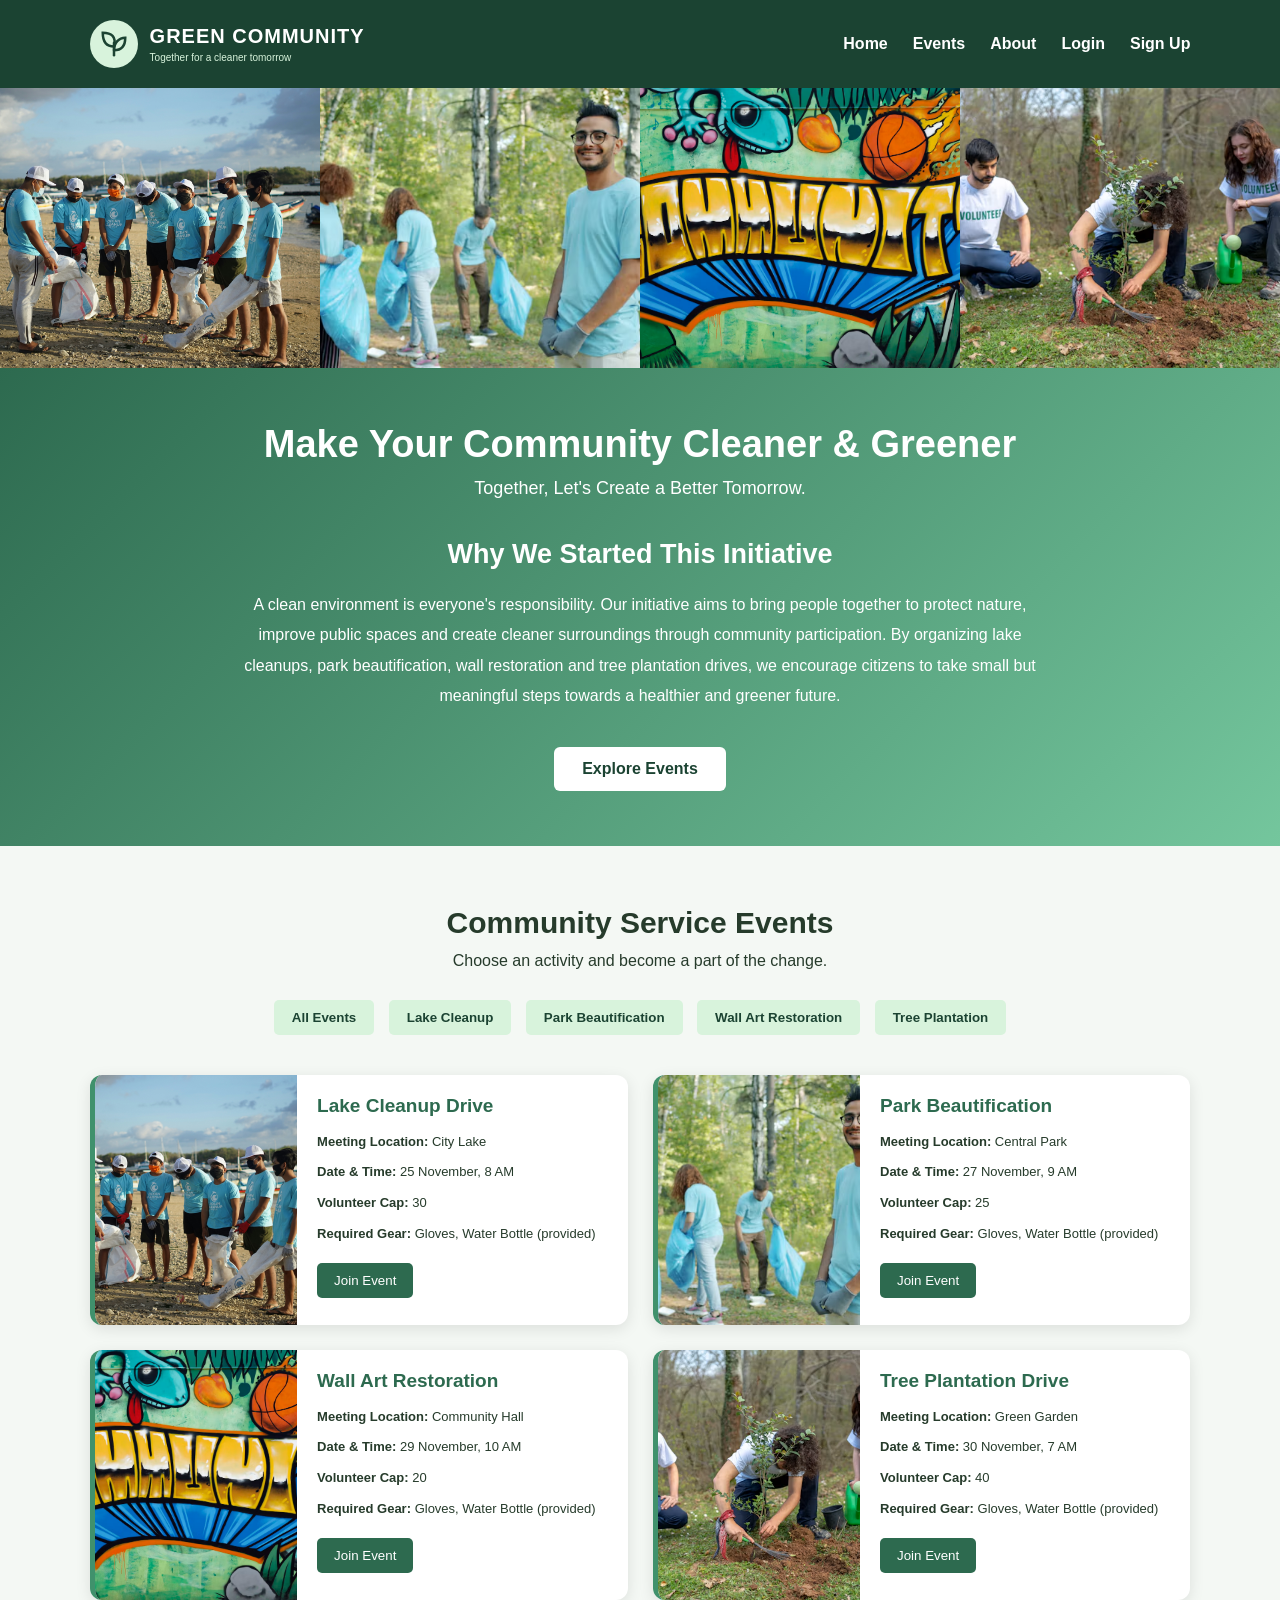
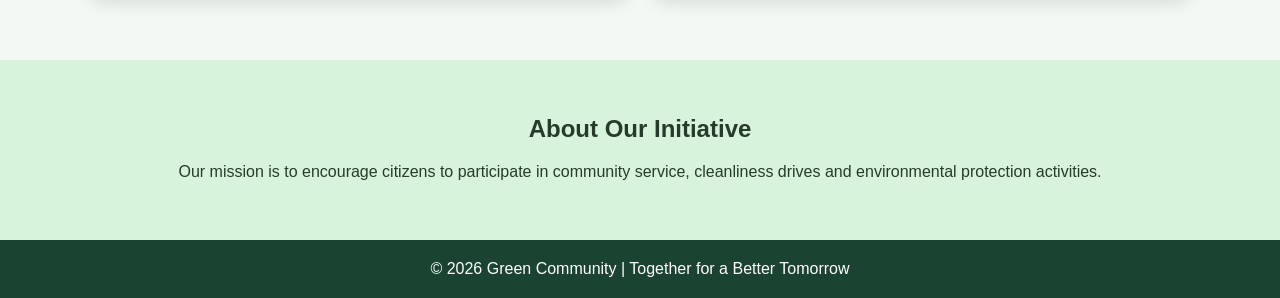
<file: index.html>
<!DOCTYPE html>
<html lang="en">

<head>
    <meta charset="UTF-8">
    <meta name="viewport" content="width=device-width, initial-scale=1.0">

    <title>Green Community</title>

    <link rel="stylesheet" href="style.css">
</head>

<body>

    <!-- Navigation Bar -->

    <header>
        <nav>

            <h2 class="logo">

                <span class="logo-icon">
                    <svg viewBox="0 0 24 24" width="30" height="30"
                         fill="none" stroke="currentColor"
                         stroke-width="2" stroke-linecap="round">
                        <path d="M12 21V11"/>
                        <path d="M12 14C4 14 3 7 3 3c7 0 11 3 9 11"/>
                        <path d="M12 17c0-6 4-10 9-10 0 6-2 10-9 10"/>
                    </svg>
                </span>

                <span class="logo-text">
                    GREEN COMMUNITY
                    <small>Together for a cleaner tomorrow</small>
                </span>

            </h2>

            <ul>
                <li><a href="#home">Home</a></li>
                <li><a href="#events">Events</a></li>
                <li><a href="#about">About</a></li>
                <li><a href="login.html">Login</a></li>
                <li><a href="login.html?mode=signup">Sign Up</a></li>
            </ul>

        </nav>
    </header>


    <!-- Full Width Photo Banner -->

    <section class="photo-banner">

        <img src="Images/lake.jpg" alt="Volunteers cleaning a lake">

        <img src="Images/park.jpg" alt="Volunteers beautifying a park">

        <img src="Images/wall.jpg" alt="Volunteers restoring wall art">

        <img src="Images/trees.jpg" alt="Volunteers planting trees">

    </section>


    <!-- Hero Section -->

    <section class="hero" id="home">

        <h1>Make Your Community Cleaner & Greener</h1>

        <p class="hero-subtitle">
            Together, Let's Create a Better Tomorrow.
        </p>

        <div class="hero-aim">

            <h2>Why We Started This Initiative</h2>

            <p>
                A clean environment is everyone's responsibility.
                Our initiative aims to bring people together to
                protect nature, improve public spaces and create
                cleaner surroundings through community participation.

                By organizing lake cleanups, park beautification,
                wall restoration and tree plantation drives, we
                encourage citizens to take small but meaningful
                steps towards a healthier and greener future.
            </p>

        </div>

        <a href="#events" class="hero-btn">Explore Events</a>

    </section>


    <!-- Events Section -->

    <section class="events" id="events">

        <h1>Community Service Events</h1>

        <p>Choose an activity and become a part of the change.</p>

        <!-- Category Filters -->

        <div class="categories">

            <button onclick="filterEvents('all')">All Events</button>

            <button onclick="filterEvents('lake')">Lake Cleanup</button>

            <button onclick="filterEvents('park')">Park Beautification</button>

            <button onclick="filterEvents('wall')">Wall Art Restoration</button>

            <button onclick="filterEvents('tree')">Tree Plantation</button>

        </div>


        <!-- Event Cards -->

        <div class="event-container">

            <!-- Lake Cleanup -->

            <div class="event-card lake">

                <img src="Images/lake.jpg" alt="Lake Cleanup">

                <div class="event-info">

                    <h2>Lake Cleanup Drive</h2>

                    <p><b>Meeting Location:</b> City Lake</p>

                    <p><b>Date & Time:</b> 25 November, 8 AM</p>

                    <p><b>Volunteer Cap:</b> 30</p>

                    <p><b>Required Gear:</b> Gloves, Water Bottle (provided)</p>

                    <button onclick="joinEvent(this)">Join Event</button>

                </div>

            </div>


            <!-- Park Beautification -->

            <div class="event-card park">

                <img src="Images/park.jpg" alt="Park Beautification">

                <div class="event-info">

                    <h2>Park Beautification</h2>

                    <p><b>Meeting Location:</b> Central Park</p>

                    <p><b>Date & Time:</b> 27 November, 9 AM</p>

                    <p><b>Volunteer Cap:</b> 25</p>

                    <p><b>Required Gear:</b> Gloves, Water Bottle (provided)</p>

                    <button onclick="joinEvent(this)">Join Event</button>

                </div>

            </div>


            <!-- Wall Art Restoration -->

            <div class="event-card wall">

                <img src="Images/wall.jpg" alt="Wall Art Restoration">

                <div class="event-info">

                    <h2>Wall Art Restoration</h2>

                    <p><b>Meeting Location:</b> Community Hall</p>

                    <p><b>Date & Time:</b> 29 November, 10 AM</p>

                    <p><b>Volunteer Cap:</b> 20</p>

                    <p><b>Required Gear:</b> Gloves, Water Bottle (provided)</p>

                    <button onclick="joinEvent(this)">Join Event</button>

                </div>

            </div>


            <!-- Tree Plantation -->

            <div class="event-card tree">

                <img src="Images/trees.jpg" alt="Tree Plantation">

                <div class="event-info">

                    <h2>Tree Plantation Drive</h2>

                    <p><b>Meeting Location:</b> Green Garden</p>

                    <p><b>Date & Time:</b> 30 November, 7 AM</p>

                    <p><b>Volunteer Cap:</b> 40</p>

                    <p><b>Required Gear:</b> Gloves, Water Bottle (provided)</p>

                    <button onclick="joinEvent(this)">Join Event</button>

                </div>

            </div>

        </div>

    </section>


    <!-- About Section -->

    <section id="about" class="about">

        <h1>About Our Initiative</h1>

        <p>
            Our mission is to encourage citizens to participate
            in community service, cleanliness drives and
            environmental protection activities.
        </p>

    </section>


    <!-- Footer -->

    <footer>

        <p>© 2026 Green Community | Together for a Better Tomorrow</p>

    </footer>


    <script src="script.js"></script>

</body>

</html>
</file>
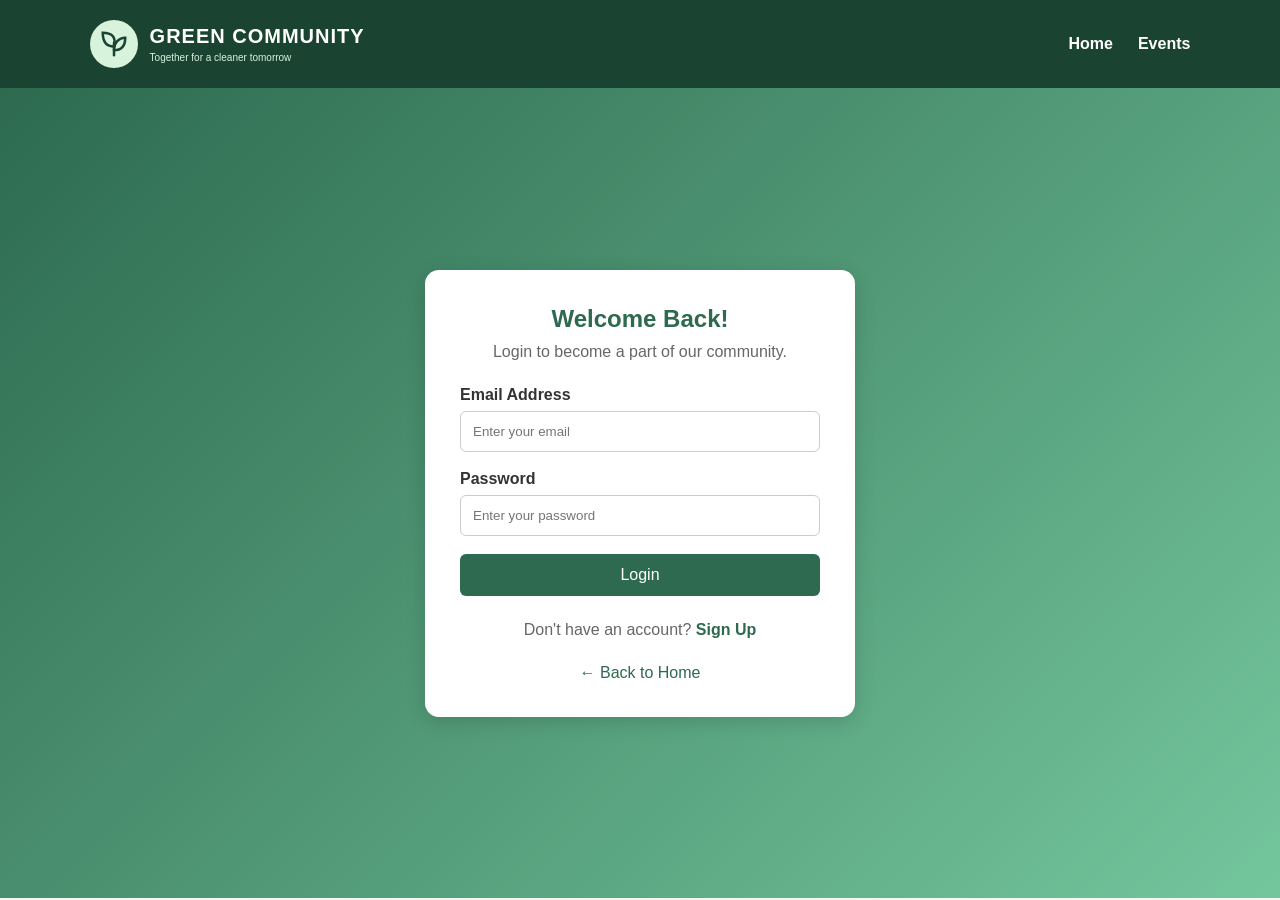
<file: login.html>
<!DOCTYPE html>
<html lang="en">

<head>

    <meta charset="UTF-8">

    <meta name="viewport" content="width=device-width, initial-scale=1.0">

    <title>Green Community - Login</title>

    <link rel="stylesheet" href="style.css">

</head>

<body class="login-page">

    <!-- Navigation Bar -->

    <header>

        <nav>

            <h2 class="logo">

                <span class="logo-icon">
                    <svg viewBox="0 0 24 24" width="30" height="30"
                         fill="none" stroke="currentColor"
                         stroke-width="2" stroke-linecap="round">
                        <path d="M12 21V11"/>
                        <path d="M12 14C4 14 3 7 3 3c7 0 11 3 9 11"/>
                        <path d="M12 17c0-6 4-10 9-10 0 6-2 10-9 10"/>
                    </svg>
                </span>

                <span class="logo-text">
                    GREEN COMMUNITY
                    <small>Together for a cleaner tomorrow</small>
                </span>

            </h2>

            <ul>
                <li><a href="index.html">Home</a></li>
                <li><a href="index.html#events">Events</a></li>
            </ul>

        </nav>

    </header>


    <!-- Login and Registration Section -->

    <section class="login-section">

        <div class="login-box">

            <h1 id="form-title">Welcome Back!</h1>

            <p id="form-subtitle">
                Login to become a part of our community.
            </p>


            <form id="userForm">

                <!-- Full Name Field -->

                <div id="name-field" style="display:none;">

                    <label>Full Name</label>

                    <input type="text"
                           id="fullname"
                           placeholder="Enter your full name">

                </div>


                <!-- Email Field -->

                <label>Email Address</label>

                <input type="email"
                       id="email"
                       placeholder="Enter your email"
                       required>


                <!-- Password Field -->

                <label>Password</label>

                <input type="password"
                       id="password"
                       placeholder="Enter your password"
                       required>


                <!-- Confirm Password Field -->

                <div id="confirm-field" style="display:none;">

                    <label>Confirm Password</label>

                    <input type="password"
                           id="confirm-password"
                           placeholder="Confirm your password">

                </div>


                <button type="submit" id="submit-btn">
                    Login
                </button>

            </form>


            <!-- Success and Error Messages -->

            <p id="form-message"></p>


            <!-- Switch Between Login and Sign Up -->

            <p class="switch-text" id="switch-text">

                Don't have an account?

                <a href="#" onclick="switchForm(); return false;">
                    Sign Up
                </a>

            </p>


            <a href="index.html" class="back-home">
                ← Back to Home
            </a>

        </div>

    </section>


    <script src="script.js"></script>

</body>

</html>
</file>
<file: style.css>
/* GENERAL STYLING */

* {
    margin: 0;
    padding: 0;
    box-sizing: border-box;
    font-family: Arial, sans-serif;
}

html {
    scroll-behavior: smooth;
}

body {
    background-color: #f4f8f4;
    color: #263b2b;
}


/* NAVIGATION BAR */

header {
    background-color: #1b4332;
    padding: 20px 7%;
}

nav {
    display: flex;
    justify-content: space-between;
    align-items: center;
}

nav ul {
    display: flex;
    list-style: none;
    gap: 25px;
}

nav ul li a {
    color: white;
    text-decoration: none;
    font-weight: bold;
}

nav ul li a:hover {
    color: #95d5b2;
}


/* LOGO */

.logo {
    color: white;
    display: flex;
    align-items: center;
    gap: 12px;
}

.logo-icon {
    width: 48px;
    height: 48px;
    border-radius: 50%;
    background: #d8f3dc;
    color: #1b4332;
    display: flex;
    align-items: center;
    justify-content: center;
}

.logo-text {
    font-size: 20px;
    letter-spacing: 1px;
}

.logo-text small {
    display: block;
    font-size: 10px;
    letter-spacing: 0;
    font-weight: normal;
    margin-top: 4px;
    color: #d8f3dc;
}


/* FULL WIDTH PHOTO BANNER */

.photo-banner {
    display: flex;
    width: 100%;
    height: 280px;
    overflow: hidden;
}

.photo-banner img {
    width: 25%;
    height: 100%;
    object-fit: cover;
    display: block;
}


/* HERO SECTION */

.hero {
    text-align: center;
    padding: 55px 8%;
    background: linear-gradient(135deg, #2d6a4f, #74c69d);
    color: white;
}

.hero h1 {
    font-size: 38px;
    margin-bottom: 12px;
}

.hero-subtitle {
    font-size: 18px;
    margin-bottom: 40px;
}

.hero-aim {
    max-width: 850px;
    margin: 0 auto 35px;
}

.hero-aim h2 {
    font-size: 27px;
    margin-bottom: 20px;
}

.hero-aim p {
    font-size: 16px;
    line-height: 1.9;
    text-align: center;
    max-width: 800px;
    margin: auto;
}


/* EXPLORE EVENTS BUTTON */

.hero-btn {
    display: inline-block;
    background: white;
    color: #1b4332;
    padding: 13px 28px;
    border-radius: 6px;
    text-decoration: none;
    font-weight: bold;
}

.hero-btn:hover {
    background: #d8f3dc;
}


/* EVENTS SECTION */

.events {
    padding: 60px 7%;
    text-align: center;
}

.events h1 {
    font-size: 30px;
    margin-bottom: 12px;
}

.events > p {
    margin-bottom: 25px;
}


/* CATEGORY FILTER BUTTONS */

.categories {
    margin-bottom: 35px;
}

.categories button {
    padding: 10px 18px;
    margin: 5px;
    border: none;
    border-radius: 5px;
    background-color: #d8f3dc;
    color: #1b4332;
    cursor: pointer;
    font-weight: bold;
}

.categories button:hover {
    background-color: #2d6a4f;
    color: white;
}


/* EVENT CONTAINER */

.event-container {
    display: grid;
    grid-template-columns: repeat(2, 1fr);
    gap: 25px;
}


/* EVENT CARDS */

.event-card {
    display: flex;
    align-items: stretch;
    background: white;
    border-radius: 12px;
    overflow: hidden;
    box-shadow: 0 4px 15px rgba(0, 0, 0, 0.10);
    border-left: 5px solid #40916c;
    padding: 0;
    transition: transform 0.3s ease;
}

.event-card:hover {
    transform: translateY(-5px);
}


/* EVENT IMAGES */

.event-card > img {
    width: 38%;
    min-height: 250px;
    object-fit: cover;
}


/* EVENT INFORMATION */

.event-info {
    flex: 1;
    padding: 20px;
    text-align: left;
}

.event-info h2 {
    font-size: 19px;
    color: #2d6a4f;
    margin-bottom: 15px;
}

.event-info p {
    font-size: 13px;
    line-height: 1.6;
    margin-bottom: 10px;
}


/* JOIN EVENT BUTTON */

.event-info button {
    background: #2d6a4f;
    color: white;
    padding: 10px 17px;
    border: none;
    border-radius: 5px;
    cursor: pointer;
    margin-top: 8px;
}

.event-info button:hover {
    background: #1b4332;
}


/* ABOUT SECTION */

.about {
    background-color: #d8f3dc;
    padding: 55px 10%;
    text-align: center;
}

.about h1 {
    margin-bottom: 15px;
}

.about p {
    line-height: 1.7;
}


/* FOOTER */

footer {
    background-color: #1b4332;
    color: white;
    text-align: center;
    padding: 20px;
}


/* LOGIN PAGE */

.login-page {
    min-height: 100vh;
    background: #f4f8f4;
}

.login-section {
    min-height: calc(100vh - 90px);
    display: flex;
    justify-content: center;
    align-items: center;
    padding: 45px 20px;
    background: linear-gradient(135deg, #2d6a4f, #74c69d);
}

.login-box {
    width: 100%;
    max-width: 430px;
    background: white;
    padding: 35px;
    border-radius: 14px;
    box-shadow: 0 5px 20px rgba(0, 0, 0, 0.15);
}

.login-box h1 {
    text-align: center;
    color: #2d6a4f;
    margin-bottom: 10px;
}

.login-box p {
    text-align: center;
    color: #666;
    margin-bottom: 25px;
}

.login-box label {
    display: block;
    margin-bottom: 7px;
    font-weight: bold;
    color: #333;
}

.login-box input {
    width: 100%;
    padding: 12px;
    margin-bottom: 18px;
    border: 1px solid #ccc;
    border-radius: 6px;
}


/* LOGIN BUTTON */

.login-box button {
    width: 100%;
    padding: 12px;
    background: #2d6a4f;
    color: white;
    border: none;
    border-radius: 6px;
    font-size: 16px;
    cursor: pointer;
}

.login-box button:hover {
    background: #1b4332;
}


/* LOGIN AND SIGN UP SWITCH */

.switch-text {
    text-align: center;
    margin-top: 20px;
}

.switch-text a {
    color: #2d6a4f;
    font-weight: bold;
    text-decoration: none;
}


/* BACK TO HOME LINK */

.back-home {
    display: block;
    text-align: center;
    margin-top: 20px;
    color: #2d6a4f;
    text-decoration: none;
}


/* REGISTRATION SUCCESS MESSAGE */

#form-message {
    text-align: center;
    font-size: 14px;
    font-weight: bold;
    margin-top: 15px;
    line-height: 1.5;
    border-radius: 6px;
}


/* RESPONSIVE DESIGN */

@media (max-width: 768px) {

    nav {
        flex-direction: column;
        gap: 15px;
    }

    nav ul {
        flex-wrap: wrap;
        justify-content: center;
        gap: 15px;
    }

    .photo-banner {
        height: 180px;
    }

    .photo-banner img {
        width: 25%;
    }

    .hero h1 {
        font-size: 27px;
    }

    .hero-aim h2 {
        font-size: 23px;
    }

    .hero-aim p {
        font-size: 14px;
    }

    .event-container {
        grid-template-columns: 1fr;
    }

    .event-card > img {
        width: 35%;
        min-height: 220px;
    }

    .event-info {
        padding: 12px;
    }

    .event-info h2 {
        font-size: 16px;
    }

    .event-info p {
        font-size: 12px;
    }

}
</file>
